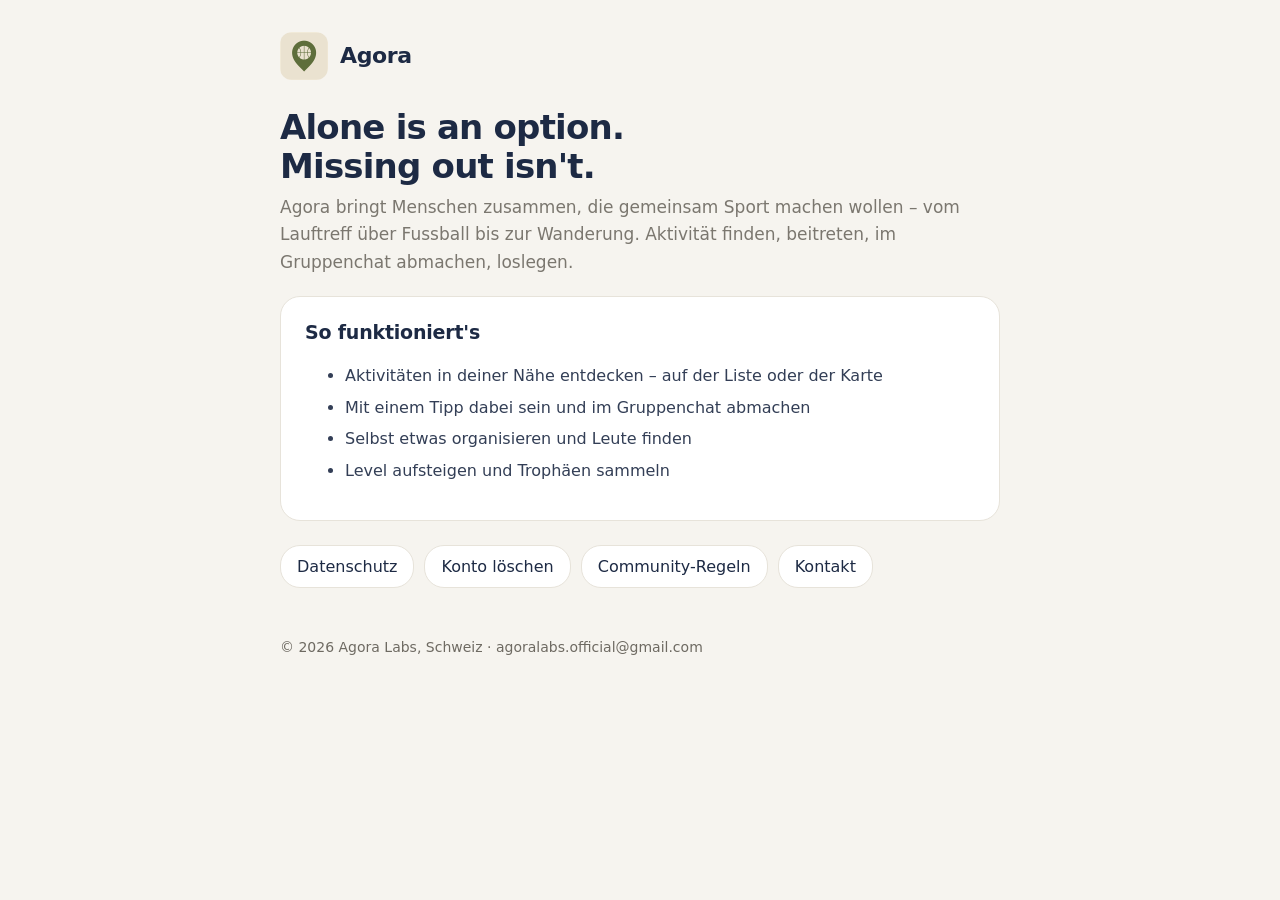
<file: index.html>
<!doctype html>
<html lang="de">
<head>
  <meta charset="utf-8">
  <meta name="viewport" content="width=device-width, initial-scale=1">
  <title>Agora – Gemeinsam Sport machen</title>
  <meta name="description" content="Agora bringt Menschen zusammen, die gemeinsam Sport machen wollen.">
  <link rel="icon" href="icon.png">
  <link rel="stylesheet" href="style.css">
</head>
<body>
<main>
  <header><img src="icon.png" alt=""><a href="index.html">Agora</a></header>
  <h1>Alone is an option.<br>Missing out isn't.</h1>
  <p class="lead">Agora bringt Menschen zusammen, die gemeinsam Sport machen wollen – vom Lauftreff über Fussball bis zur Wanderung. Aktivität finden, beitreten, im Gruppenchat abmachen, loslegen.</p>
  <div class="card">
    <h2 style="margin-top:0">So funktioniert's</h2>
    <ul class="steps">
      <li>Aktivitäten in deiner Nähe entdecken – auf der Liste oder der Karte</li>
      <li>Mit einem Tipp dabei sein und im Gruppenchat abmachen</li>
      <li>Selbst etwas organisieren und Leute finden</li>
      <li>Level aufsteigen und Trophäen sammeln</li>
    </ul>
  </div>
  <nav class="links">
    <a href="datenschutz.html">Datenschutz</a>
    <a href="konto-loeschen.html">Konto löschen</a>
    <a href="community-regeln.html">Community-Regeln</a>
    <a href="mailto:agoralabs.official@gmail.com">Kontakt</a>
  </nav>
  <footer>© 2026 Agora Labs, Schweiz · agoralabs.official@gmail.com</footer>
</main>
</body>
</html>
</file>
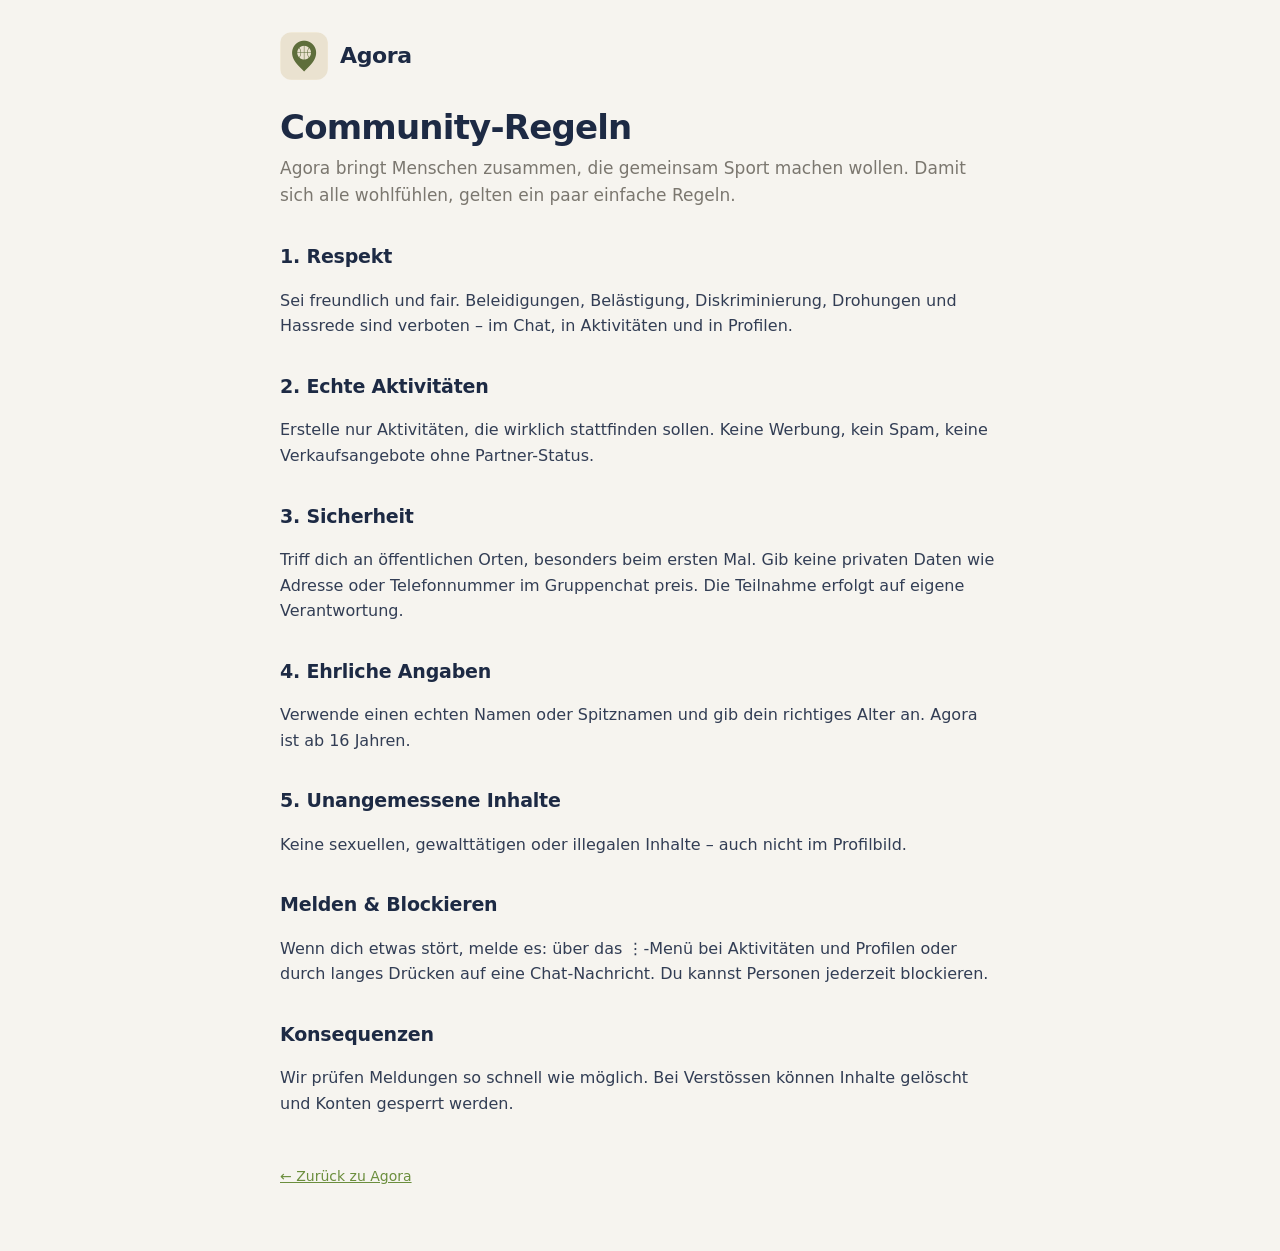
<file: community-regeln.html>
<!doctype html>
<html lang="de">
<head>
  <meta charset="utf-8">
  <meta name="viewport" content="width=device-width, initial-scale=1">
  <title>Community-Regeln – Agora</title>
  <link rel="icon" href="icon.png">
  <link rel="stylesheet" href="style.css">
</head>
<body>
<main>
  <header><img src="icon.png" alt=""><a href="index.html">Agora</a></header>
  <h1>Community-Regeln</h1>
  <p class="lead">Agora bringt Menschen zusammen, die gemeinsam Sport machen wollen. Damit sich alle wohlfühlen, gelten ein paar einfache Regeln.</p>

  <h2>1. Respekt</h2>
  <p>Sei freundlich und fair. Beleidigungen, Belästigung, Diskriminierung, Drohungen und Hassrede sind verboten – im Chat, in Aktivitäten und in Profilen.</p>
  <h2>2. Echte Aktivitäten</h2>
  <p>Erstelle nur Aktivitäten, die wirklich stattfinden sollen. Keine Werbung, kein Spam, keine Verkaufsangebote ohne Partner-Status.</p>
  <h2>3. Sicherheit</h2>
  <p>Triff dich an öffentlichen Orten, besonders beim ersten Mal. Gib keine privaten Daten wie Adresse oder Telefonnummer im Gruppenchat preis. Die Teilnahme erfolgt auf eigene Verantwortung.</p>
  <h2>4. Ehrliche Angaben</h2>
  <p>Verwende einen echten Namen oder Spitznamen und gib dein richtiges Alter an. Agora ist ab 16 Jahren.</p>
  <h2>5. Unangemessene Inhalte</h2>
  <p>Keine sexuellen, gewalttätigen oder illegalen Inhalte – auch nicht im Profilbild.</p>
  <h2>Melden &amp; Blockieren</h2>
  <p>Wenn dich etwas stört, melde es: über das ⋮-Menü bei Aktivitäten und Profilen oder durch langes Drücken auf eine Chat-Nachricht. Du kannst Personen jederzeit blockieren.</p>
  <h2>Konsequenzen</h2>
  <p>Wir prüfen Meldungen so schnell wie möglich. Bei Verstössen können Inhalte gelöscht und Konten gesperrt werden.</p>

  <footer><a href="index.html">← Zurück zu Agora</a></footer>
</main>
</body>
</html>
</file>
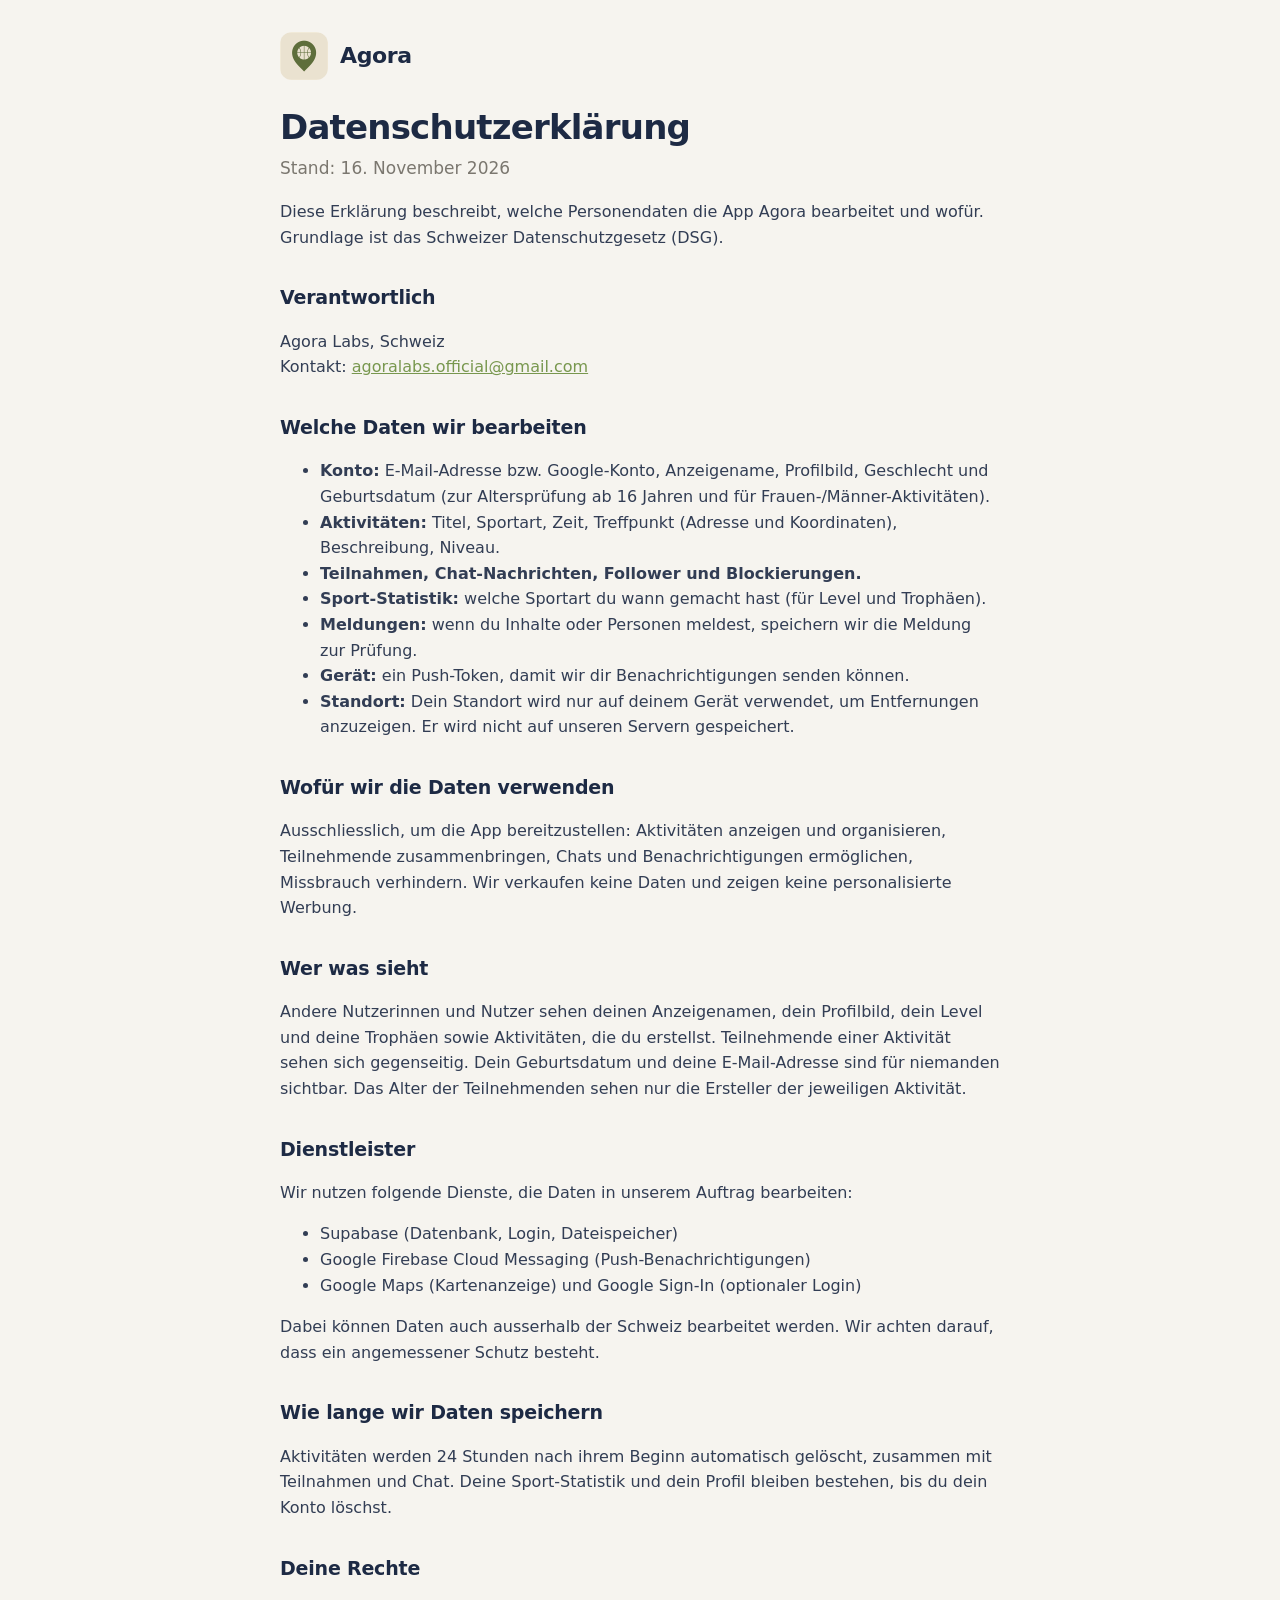
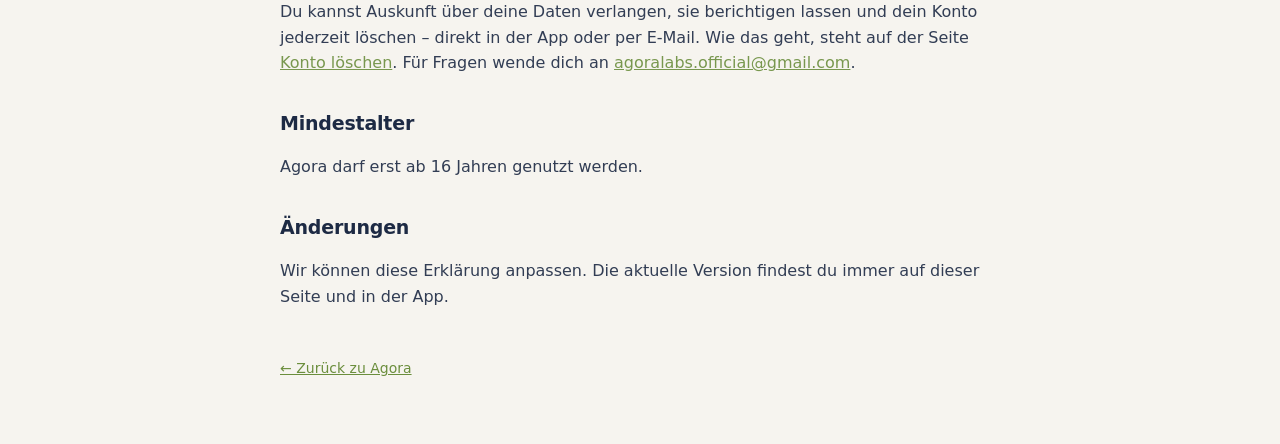
<file: datenschutz.html>
<!doctype html>
<html lang="de">
<head>
  <meta charset="utf-8">
  <meta name="viewport" content="width=device-width, initial-scale=1">
  <title>Datenschutz – Agora</title>
  <link rel="icon" href="icon.png">
  <link rel="stylesheet" href="style.css">
</head>
<body>
<main>
  <header><img src="icon.png" alt=""><a href="index.html">Agora</a></header>
  <h1>Datenschutzerklärung</h1>
  <p class="lead">Stand: 16. November 2026</p>

  <p>Diese Erklärung beschreibt, welche Personendaten die App Agora bearbeitet und wofür. Grundlage ist das Schweizer Datenschutzgesetz (DSG).</p>

  <h2>Verantwortlich</h2>
  <p>Agora Labs, Schweiz<br>Kontakt: <a href="mailto:agoralabs.official@gmail.com">agoralabs.official@gmail.com</a></p>

  <h2>Welche Daten wir bearbeiten</h2>
  <ul>
    <li><strong>Konto:</strong> E-Mail-Adresse bzw. Google-Konto, Anzeigename, Profilbild, Geschlecht und Geburtsdatum (zur Altersprüfung ab 16 Jahren und für Frauen-/Männer-Aktivitäten).</li>
    <li><strong>Aktivitäten:</strong> Titel, Sportart, Zeit, Treffpunkt (Adresse und Koordinaten), Beschreibung, Niveau.</li>
    <li><strong>Teilnahmen, Chat-Nachrichten, Follower und Blockierungen.</strong></li>
    <li><strong>Sport-Statistik:</strong> welche Sportart du wann gemacht hast (für Level und Trophäen).</li>
    <li><strong>Meldungen:</strong> wenn du Inhalte oder Personen meldest, speichern wir die Meldung zur Prüfung.</li>
    <li><strong>Gerät:</strong> ein Push-Token, damit wir dir Benachrichtigungen senden können.</li>
    <li><strong>Standort:</strong> Dein Standort wird nur auf deinem Gerät verwendet, um Entfernungen anzuzeigen. Er wird nicht auf unseren Servern gespeichert.</li>
  </ul>

  <h2>Wofür wir die Daten verwenden</h2>
  <p>Ausschliesslich, um die App bereitzustellen: Aktivitäten anzeigen und organisieren, Teilnehmende zusammenbringen, Chats und Benachrichtigungen ermöglichen, Missbrauch verhindern. Wir verkaufen keine Daten und zeigen keine personalisierte Werbung.</p>

  <h2>Wer was sieht</h2>
  <p>Andere Nutzerinnen und Nutzer sehen deinen Anzeigenamen, dein Profilbild, dein Level und deine Trophäen sowie Aktivitäten, die du erstellst. Teilnehmende einer Aktivität sehen sich gegenseitig. Dein Geburtsdatum und deine E-Mail-Adresse sind für niemanden sichtbar. Das Alter der Teilnehmenden sehen nur die Ersteller der jeweiligen Aktivität.</p>

  <h2>Dienstleister</h2>
  <p>Wir nutzen folgende Dienste, die Daten in unserem Auftrag bearbeiten:</p>
  <ul>
    <li>Supabase (Datenbank, Login, Dateispeicher)</li>
    <li>Google Firebase Cloud Messaging (Push-Benachrichtigungen)</li>
    <li>Google Maps (Kartenanzeige) und Google Sign-In (optionaler Login)</li>
  </ul>
  <p>Dabei können Daten auch ausserhalb der Schweiz bearbeitet werden. Wir achten darauf, dass ein angemessener Schutz besteht.</p>

  <h2>Wie lange wir Daten speichern</h2>
  <p>Aktivitäten werden 24 Stunden nach ihrem Beginn automatisch gelöscht, zusammen mit Teilnahmen und Chat. Deine Sport-Statistik und dein Profil bleiben bestehen, bis du dein Konto löschst.</p>

  <h2>Deine Rechte</h2>
  <p>Du kannst Auskunft über deine Daten verlangen, sie berichtigen lassen und dein Konto jederzeit löschen – direkt in der App oder per E-Mail. Wie das geht, steht auf der Seite <a href="konto-loeschen.html">Konto löschen</a>. Für Fragen wende dich an <a href="mailto:agoralabs.official@gmail.com">agoralabs.official@gmail.com</a>.</p>

  <h2>Mindestalter</h2>
  <p>Agora darf erst ab 16 Jahren genutzt werden.</p>

  <h2>Änderungen</h2>
  <p>Wir können diese Erklärung anpassen. Die aktuelle Version findest du immer auf dieser Seite und in der App.</p>

  <footer><a href="index.html">← Zurück zu Agora</a></footer>
</main>
</body>
</html>
</file>
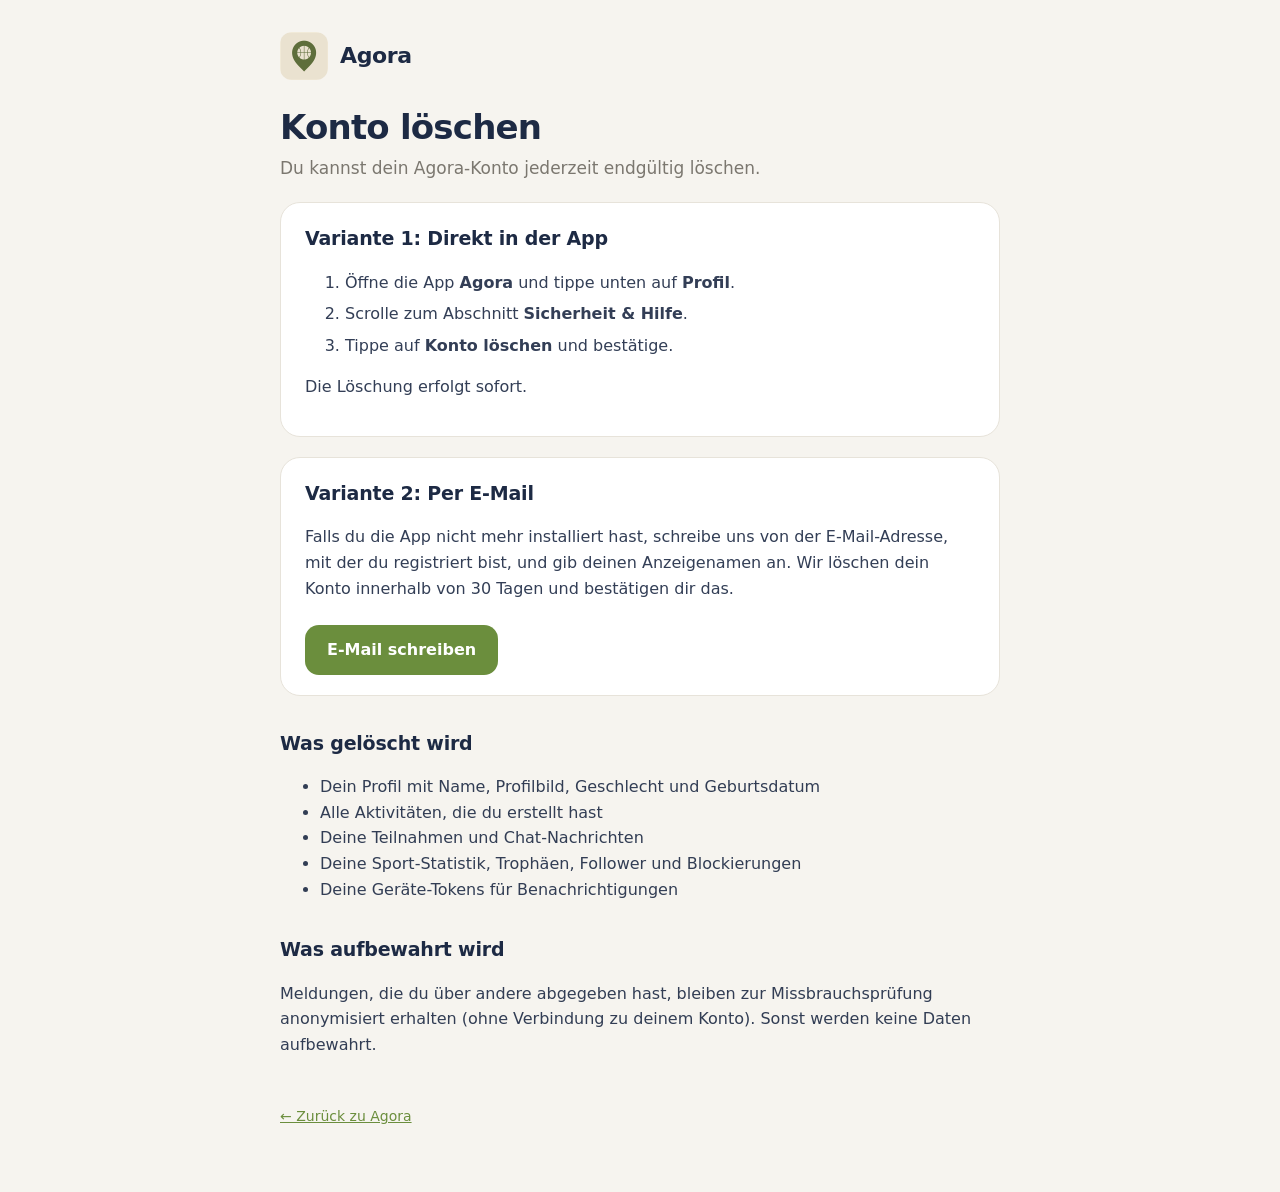
<file: konto-loeschen.html>
<!doctype html>
<html lang="de">
<head>
  <meta charset="utf-8">
  <meta name="viewport" content="width=device-width, initial-scale=1">
  <title>Konto löschen – Agora</title>
  <link rel="icon" href="icon.png">
  <link rel="stylesheet" href="style.css">
</head>
<body>
<main>
  <header><img src="icon.png" alt=""><a href="index.html">Agora</a></header>
  <h1>Konto löschen</h1>
  <p class="lead">Du kannst dein Agora-Konto jederzeit endgültig löschen.</p>

  <div class="card">
    <h2 style="margin-top:0">Variante 1: Direkt in der App</h2>
    <ol class="steps">
      <li>Öffne die App <strong>Agora</strong> und tippe unten auf <strong>Profil</strong>.</li>
      <li>Scrolle zum Abschnitt <strong>Sicherheit &amp; Hilfe</strong>.</li>
      <li>Tippe auf <strong>Konto löschen</strong> und bestätige.</li>
    </ol>
    <p>Die Löschung erfolgt sofort.</p>
  </div>

  <div class="card">
    <h2 style="margin-top:0">Variante 2: Per E-Mail</h2>
    <p>Falls du die App nicht mehr installiert hast, schreibe uns von der E-Mail-Adresse, mit der du registriert bist, und gib deinen Anzeigenamen an. Wir löschen dein Konto innerhalb von 30 Tagen und bestätigen dir das.</p>
    <a class="button" href="mailto:agoralabs.official@gmail.com?subject=Agora%20Konto%20l%C3%B6schen">E-Mail schreiben</a>
  </div>

  <h2>Was gelöscht wird</h2>
  <ul>
    <li>Dein Profil mit Name, Profilbild, Geschlecht und Geburtsdatum</li>
    <li>Alle Aktivitäten, die du erstellt hast</li>
    <li>Deine Teilnahmen und Chat-Nachrichten</li>
    <li>Deine Sport-Statistik, Trophäen, Follower und Blockierungen</li>
    <li>Deine Geräte-Tokens für Benachrichtigungen</li>
  </ul>

  <h2>Was aufbewahrt wird</h2>
  <p>Meldungen, die du über andere abgegeben hast, bleiben zur Missbrauchsprüfung anonymisiert erhalten (ohne Verbindung zu deinem Konto). Sonst werden keine Daten aufbewahrt.</p>

  <footer><a href="index.html">← Zurück zu Agora</a></footer>
</main>
</body>
</html>
</file>
<file: style.css>
:root {
  --ink: #1d2a44;
  --accent: #6b8e3d;
  --bg: #f6f4ef;
  --surface: #ffffff;
  --muted: #6e6a62;
  --line: #e7e3da;
}
@media (prefers-color-scheme: dark) {
  :root {
    --ink: #eef0f4;
    --bg: #14181f;
    --surface: #1d232d;
    --muted: #a9adb5;
    --line: #2c333f;
  }
}
* { box-sizing: border-box; }
body {
  margin: 0;
  font-family: "Inter", system-ui, -apple-system, "Segoe UI", Roboto, sans-serif;
  background: var(--bg);
  color: var(--ink);
  line-height: 1.6;
}
main { max-width: 760px; margin: 0 auto; padding: 32px 20px 64px; }
header { display: flex; align-items: center; gap: 12px; margin-bottom: 28px; }
header img { width: 48px; height: 48px; border-radius: 12px; }
header a { color: inherit; text-decoration: none; font-weight: 700; font-size: 22px; letter-spacing: -0.4px; }
h1 { font-size: 34px; letter-spacing: -0.8px; line-height: 1.15; margin: 0 0 8px; }
h2 { font-size: 19px; margin: 32px 0 6px; letter-spacing: -0.2px; }
p, li { color: var(--ink); opacity: 0.9; }
.lead { color: var(--muted); font-size: 17px; margin-top: 0; }
.card { background: var(--surface); border: 1px solid var(--line); border-radius: 20px; padding: 20px 24px; margin: 20px 0; }
.steps li { margin: 6px 0; }
a { color: var(--accent); }
.button {
  display: inline-block; background: var(--accent); color: #fff; text-decoration: none;
  padding: 12px 22px; border-radius: 14px; font-weight: 700; margin-top: 8px;
}
nav.links { display: flex; flex-wrap: wrap; gap: 10px; margin-top: 24px; }
nav.links a {
  background: var(--surface); border: 1px solid var(--line); border-radius: 20px;
  padding: 8px 16px; text-decoration: none; color: var(--ink); font-weight: 500;
}
footer { margin-top: 48px; color: var(--muted); font-size: 14px; }
</file>
